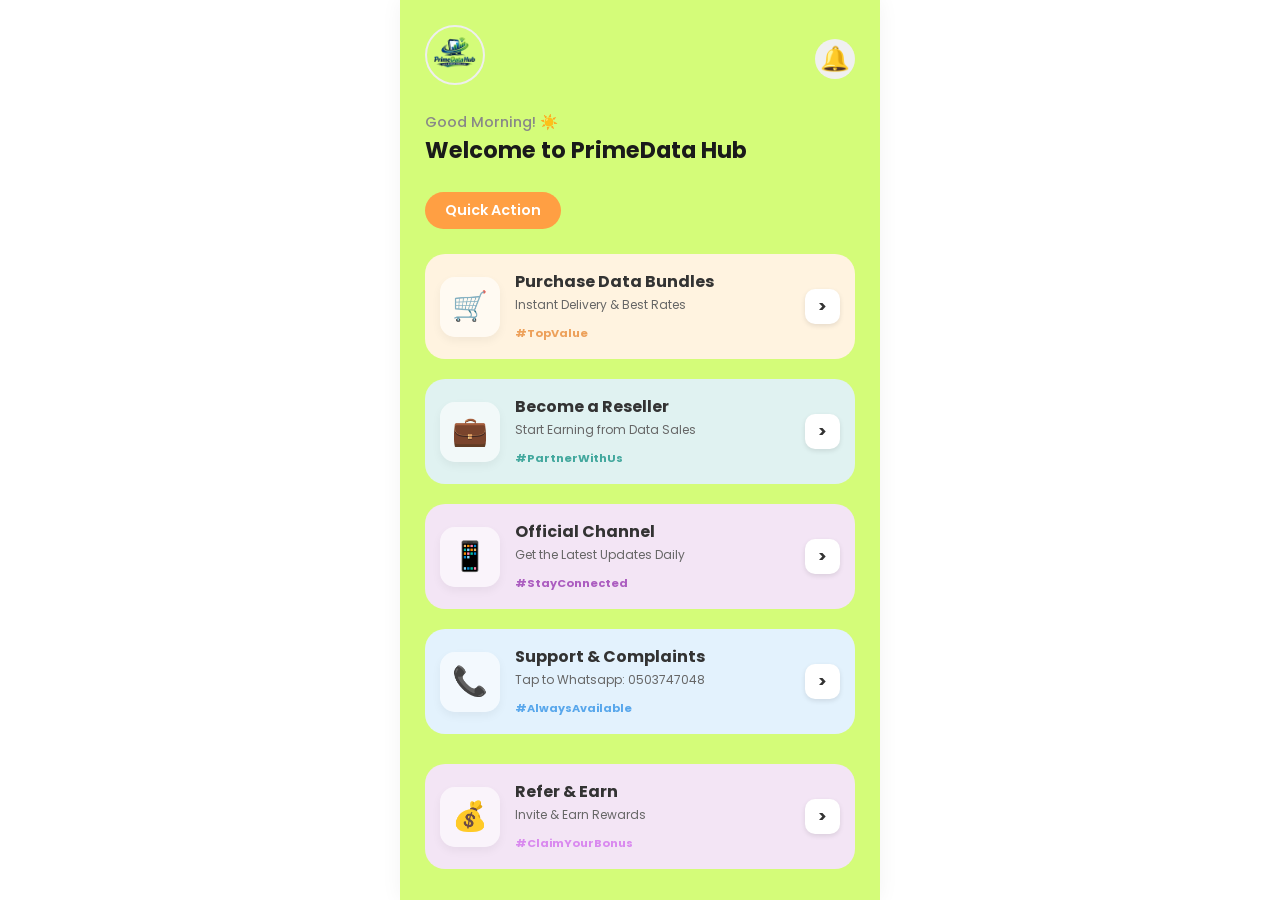
<file: index.html>
<!DOCTYPE html>
<html lang="en">

<head>
    <meta charset="UTF-8">
    <meta name="viewport" content="width=device-width, initial-scale=1.0">
    <title>PrimeData Hub</title>
    <link href="https://fonts.googleapis.com/css2?family=Poppins:wght@400;500;600;700&display=swap" rel="stylesheet">
    <link rel="stylesheet" href="style.css">
</head>

<body>

    <div class="mobile-container">
        <header>
            <div class="header-top">
                <div class="logo-section">
                    <img src="img.png" alt="PrimeData Logo" class="round-logo">
                </div>
                <div class="notification-icon">🔔</div>
            </div>

            <div class="header-text">
                <p id="greeting-text">Hello,</p>
                <h1>Welcome to PrimeData Hub</h1>
            </div>
        </header>

        <div class="section-tabs">
            <span class="active-tab">Quick Action</span>
        </div>

        <div class="card-list">
            <a href="https://klikgain.com/store/store-1767896615488-cin3x7xih" class="card card-orange" target="_blank">
                <div class="card-image-box">🛒</div>
                <div class="card-details">
                    <h3>Purchase Data Bundles</h3>
                    <p>Instant Delivery & Best Rates</p>
                    <span class="tag">#TopValue</span>
                </div>
                <div class="card-arrow">&gt;</div>
            </a>

            <a href="reseller.html" class="card card-green">
                <div class="card-image-box">💼</div>
                <div class="card-details">
                    <h3> Become a Reseller </h3>
                    <p>Start Earning from Data Sales</p>
                    <span class="tag">#PartnerWithUs</span>
                </div>
                <div class="card-arrow">&gt;</div>
            </a>

            <a href="https://whatsapp.com/channel/0029Vb7GkRNAe5Vqr6M8uT41" class="card card-purple" target="_blank">
                <div class="card-image-box">📱</div>
                <div class="card-details">
                    <h3>Official Channel</h3>
                    <p>Get the Latest Updates Daily</p>
                    <span class="tag">#StayConnected</span>
                </div>
                <div class="card-arrow">&gt;</div>
            </a>

            <a href="https://wa.me/233503747048" class="card card-blue">
                <div class="card-image-box">📞</div>
                <div class="card-details">
                    <h3>Support & Complaints</h3>
                    <p>Tap to Whatsapp: 0503747048</p>
                    <span class="tag">#AlwaysAvailable</span>
                </div>
                <div class="card-arrow">&gt;</div>
            </a>
        </div>
        <a href="refer.html" class="card card-yellow">
            <div class="card-image-box">💰</div>
            <div class="card-details">
                <h3>Refer & Earn</h3>
                <p>Invite & Earn Rewards </p>
                <span class="tag">#ClaimYourBonus</span>
            </div>
            <div class="card-arrow">&gt;</div>
        </a>
    </div>


    <script src="script.js"></script>
</body>

</html>
</file>
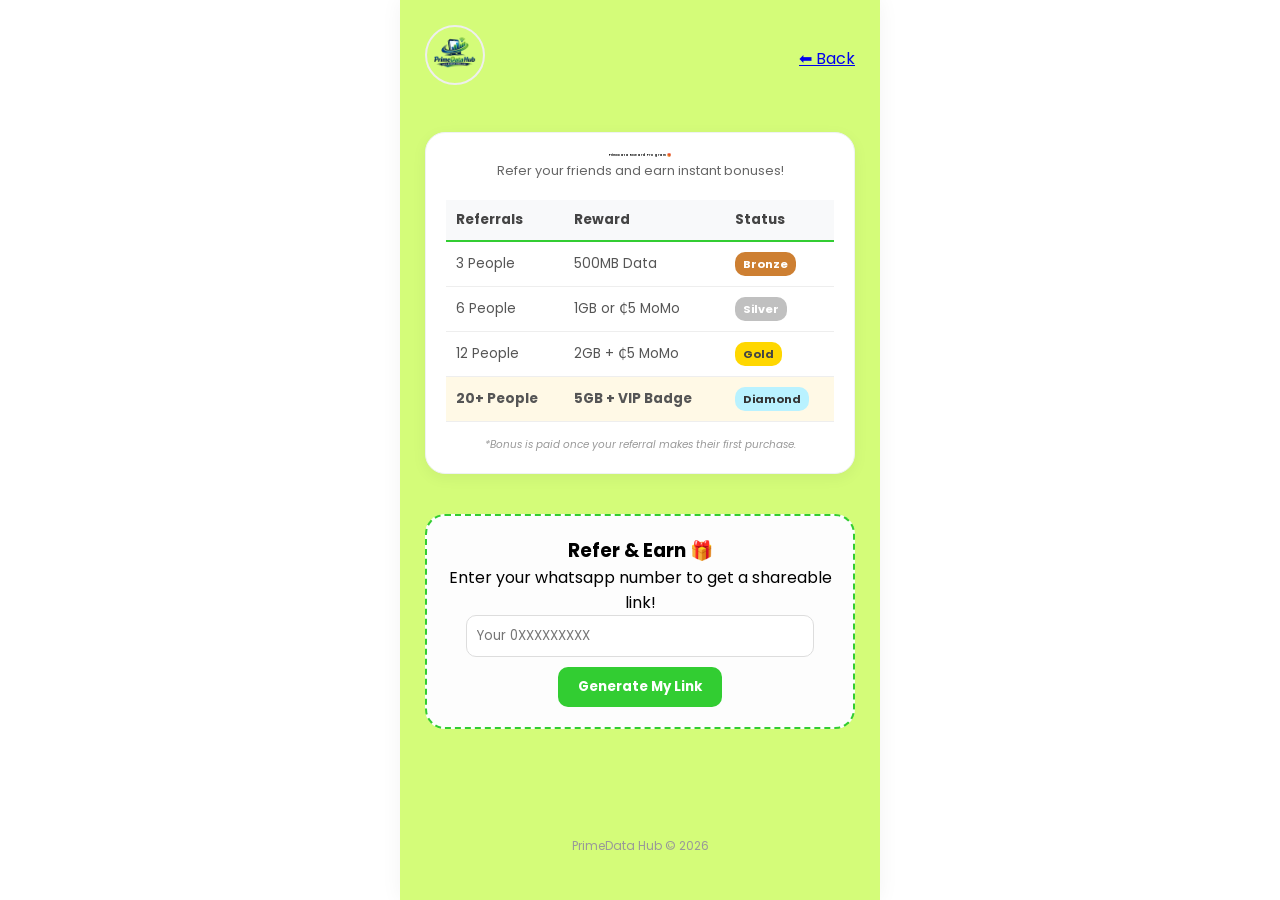
<file: refer.html>
<!DOCTYPE html>
<html lang="en">

<head>
    <meta charset="UTF-8">
    <meta name="viewport" content="width=device-width, initial-scale=1.0">
    <title>Refer & Earn | PrimeData Hub</title>
    <link href="https://fonts.googleapis.com/css2?family=Poppins:wght@400;500;600;700&display=swap" rel="stylesheet">
    <link rel="stylesheet" href="style.css">
</head>

<body>

    <div class="mobile-container">
        <header>
            <div class="header-top">
                <div class="logo-section">
                    <img src="img.png" alt="Logo" class="round-logo">
                </div>
                <a href="index.html" class="back-link"> ⬅ Back</a>

            </div>
        </header>

        <div class="rewards-container">
            <h2 class="rewards-title">PrimeData Reward Program 🎁</h2>
            <p class="rewards-subtitle">Refer your friends and earn instant bonuses!</p>

            <table class="rewards-table">
                <thead>
                    <tr>
                        <th>Referrals</th>
                        <th>Reward</th>
                        <th>Status</th>
                    </tr>
                </thead>
                <tbody>
                    <tr>
                        <td>3 People</td>
                        <td>500MB Data</td>
                        <td><span class="badge bronze">Bronze</span></td>
                    </tr>
                    <tr>
                        <td>6 People</td>
                        <td>1GB or ₵5 MoMo</td>
                        <td><span class="badge silver">Silver</span></td>
                    </tr>
                    <tr>
                        <td>12 People</td>
                        <td>2GB + ₵5 MoMo</td>
                        <td><span class="badge gold">Gold</span></td>
                    </tr>
                    <tr class="vip-row">
                        <td>20+ People</td>
                        <td>5GB + VIP Badge</td>
                        <td><span class="badge diamond">Diamond</span></td>
                    </tr>
                </tbody>
            </table>
            <p class="terms-text">*Bonus is paid once your referral makes their first purchase.</p>
        </div>
        <div class="referral-section">
            <h3>Refer & Earn 🎁</h3>
            <p>Enter your whatsapp number to get a shareable link!</p>
            <input type="text" id="referrer-name" placeholder="Your 0XXXXXXXXX">
            <button onclick="generateReferral()">Generate My Link</button>

            <div id="referral-result" style="display:none; margin-top:15px;">
                <p style="font-size: 0.8rem; color: #555;">Copy and share this link:</p>
                <input type="text" id="referral-link" readonly style="width:70%; font-size:0.7rem;">
                <button onclick="copyLink()" style="width:25%; padding:5px;">Copy</button>
                <p><a id="whatsapp-share" href="#" target="_blank" class="share-btn">Share on WhatsApp ✅</a></p>
            </div>
        </div>
        <footer>
            <p>PrimeData Hub &copy; 2026</p>
        </footer>
    </div>

    <script src="script.js"></script>
</body>

</html>
</file>
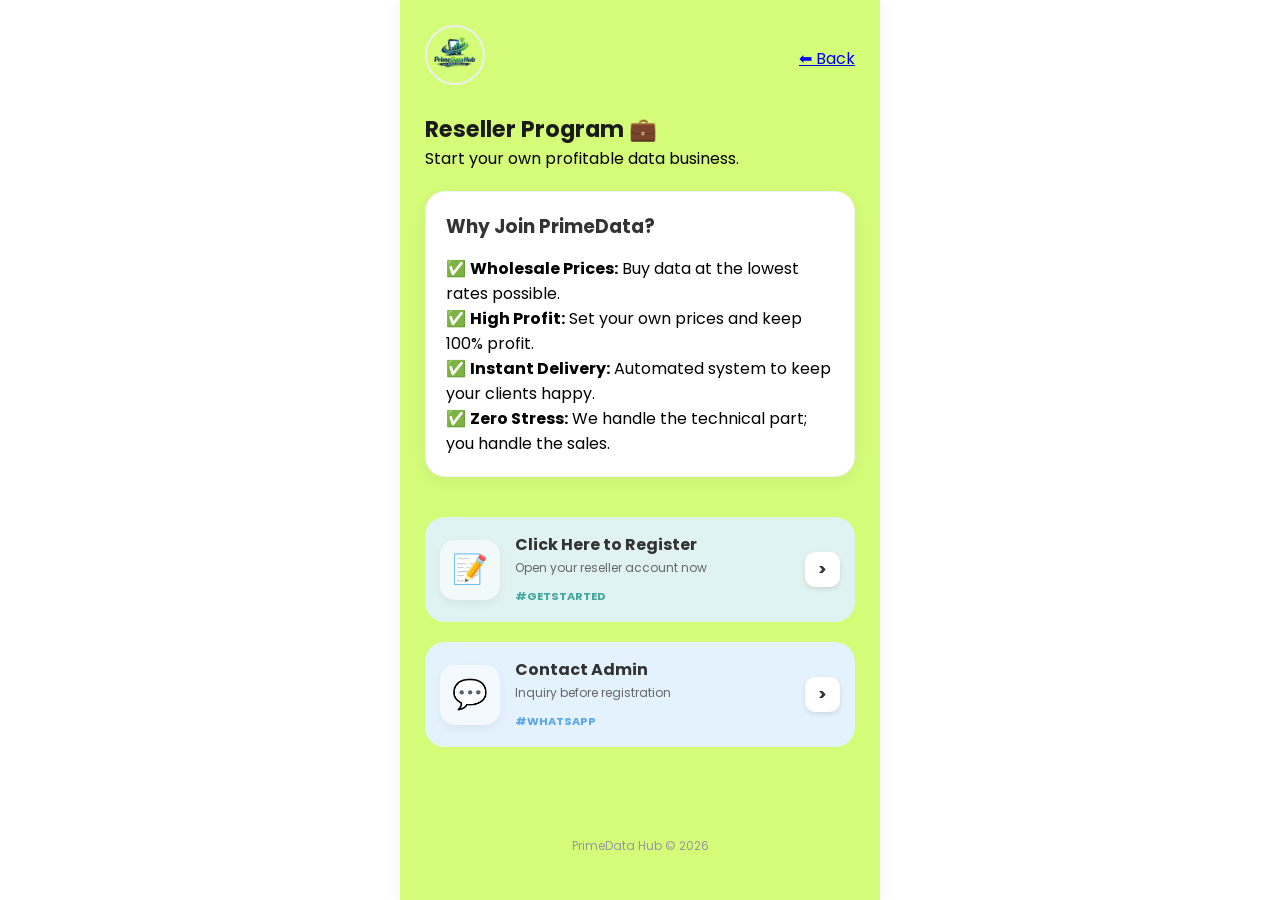
<file: reseller.html>
<!DOCTYPE html>
<html lang="en">

<head>
    <meta charset="UTF-8">
    <meta name="viewport" content="width=device-width, initial-scale=1.0">
    <title>Reseller Program | PrimeData Hub</title>
    <link href="https://fonts.googleapis.com/css2?family=Poppins:wght@400;500;600;700&display=swap" rel="stylesheet">
    <link rel="stylesheet" href="style.css">
</head>

<body>

    <div class="mobile-container">
        <header>
            <div class="header-top">
                <div class="logo-section">
                    <img src="img.png" alt="Logo" class="round-logo">
                </div>
                <a href="index.html" class="back-link">⬅ Back</a>

            </div>

            <div class="header-text">
                <h1>Reseller Program 💼</h1>
                <p>Start your own profitable data business.</p>
            </div>
        </header>

        <div class="rewards-container">
            <h3 style="color: #333; margin-bottom: 15px;">Why Join PrimeData?</h3>
            <div class="benefit-item">✅ <b>Wholesale Prices:</b> Buy data at the lowest rates possible.</div>
            <div class="benefit-item">✅ <b>High Profit:</b> Set your own prices and keep 100% profit.</div>
            <div class="benefit-item">✅ <b>Instant Delivery:</b> Automated system to keep your clients happy.</div>
            <div class="benefit-item">✅ <b>Zero Stress:</b> We handle the technical part; you handle the sales.</div>
        </div>

        <div class="card-list" style="margin-top: 20px;">
            <a href="https://klikgain.com/store/store-1767896615488-cin3x7xih/register" class="card card-green"
                target="_blank">
                <div class="card-image-box">📝</div>
                <div class="card-details">
                    <h3>Click Here to Register</h3>
                    <p>Open your reseller account now</p>
                    <span class="tag">#GETSTARTED</span>
                </div>
                <div class="card-arrow">></div>
            </a>

            <a href="https://wa.me/233503747048?text=Hi%20Admin,%20I%20want%20to%20inquire%20about%20the%20Reseller%20Program"
                class="card card-blue" target="_blank">
                <div class="card-image-box">💬</div>
                <div class="card-details">
                    <h3>Contact Admin</h3>
                    <p>Inquiry before registration</p>
                    <span class="tag">#WHATSAPP</span>
                </div>
                <div class="card-arrow">></div>
            </a>
        </div>

        <footer>
            <p>PrimeData Hub &copy; 2026</p>
        </footer>
    </div>

</body>

</html>
</file>
<file: style.css>
/* General Setup */
* {
    margin: 0;
    padding: 0;
    box-sizing: border-box;
    font-family: 'Poppins', sans-serif;
    /* Modern App Font */
}

body {
    background-color: #ffffff;
    display: flex;
    justify-content: center;
    min-height: 100vh;
}

/* Container simulating a mobile screen */
.mobile-container {
    width: 100%;
    max-width: 480px;
    /* Limits width on desktop */
    background-color: #D4FC79;
    padding: 25px;
    box-shadow: 0 0 20px rgba(0, 0, 0, 0.05);
    min-height: 100vh;
    display: flex;
    flex-direction: column;
}

/* Header Styling */
.header-top {
    display: flex;
    justify-content: space-between;
    align-items: center;
    margin-bottom: 20px;
}

.round-logo {
    width: 60px;
    height: 60px;
    border-radius: 50%;
    object-fit: cover;
    border: 2px solid #eee;
}

.notification-icon {
    font-size: 1.5rem;
    background: #f0f0f0;
    width: 40px;
    height: 40px;
    border-radius: 50%;
    display: flex;
    align-items: center;
    justify-content: center;
    cursor: pointer;
}

.header-text #greeting-text {
    font-size: 0.9rem;
    color: #888;
    font-weight: 500;
}

.header-text h1 {
    font-size: 1.4rem;
    color: #1a1a1a;
    font-weight: 700;
}

/* Tabs (Visual Only) */
.section-tabs {
    display: flex;
    gap: 20px;
    margin: 25px 0;
}

.active-tab {
    background-color: #FF9F43;
    /* Orange from image */
    color: white;
    padding: 8px 20px;
    border-radius: 20px;
    font-size: 0.9rem;
    font-weight: 600;
}

.inactive-tab {
    color: #aaa;
    padding: 8px 10px;
    font-size: 0.9rem;
    font-weight: 500;
}

/* Card List */
.card-list {
    display: flex;
    flex-direction: column;
    gap: 20px;
}

/* General Card Styling */
.card {
    display: flex;
    align-items: center;
    padding: 15px;
    border-radius: 20px;
    /* Large rounded corners */
    text-decoration: none;
    transition: transform 0.2s;
    color: inherit;
}

.card:active {
    transform: scale(0.98);
}

/* Icon Box (Left side of card) */
.card-image-box {
    width: 60px;
    height: 60px;
    border-radius: 15px;
    background-color: rgba(255, 255, 255, 0.6);
    display: flex;
    align-items: center;
    justify-content: center;
    font-size: 1.8rem;
    margin-right: 15px;
    box-shadow: 0 4px 10px rgba(0, 0, 0, 0.05);
}

/* Text Content */
.card-details {
    flex: 1;
}

.card-details h3 {
    font-size: 1rem;
    font-weight: 700;
    margin-bottom: 2px;
    color: #333;
}

.card-details p {
    font-size: 0.75rem;
    color: #666;
    margin-bottom: 5px;
}

.tag {
    font-size: 0.7rem;
    font-weight: 700;
    opacity: 0.7;
}

/* Arrow Button (Right side) */
.card-arrow {
    background: white;
    width: 35px;
    height: 35px;
    border-radius: 10px;
    display: flex;
    align-items: center;
    justify-content: center;
    color: #333;
    font-weight: bold;
    box-shadow: 0 2px 5px rgba(0, 0, 0, 0.1);
}

/* --- Specific Card Colors (Pastel) --- */

/* Card 1: Orange/Peach */
.card-orange {
    background-color: #FFF3E0;
    /* Light Peach */
}

.card-orange .tag {
    color: #E67E22;
}

/* Card 2: Mint Green */
.card-green {
    background-color: #E0F2F1;
    /* Light Mint */
}

.card-green .tag {
    color: #00897B;
}

/* Card 3: Lavender/Purple */
.card-purple {
    background-color: #F3E5F5;
    /* Light Lavender */
}

.card-purple .tag {
    color: #8E24AA;
}

/* Card 4: Light Blue */
.card-blue {
    background-color: #E3F2FD;
    /* Light Blue */
}

.card-blue .tag {
    color: #1E88E5;
}

.card-yellow {
    background-color: #F3E5F5;
    /* Light Lavender */
}

.card-yellow .tag {
    color: #cf63ed;
}


/* Bottom Navigation */
.bottom-nav {
    margin-top: auto;
    padding-top: 20px;
    display: flex;
    justify-content: space-around;
    border-top: 1px solid #eee;
    color: #aaa;
    font-size: 1.5rem;
}

/* ... All previous CSS remains the same ... */

footer {
    margin-top: auto;
    padding: 20px 0;
    text-align: center;
}

footer p {
    font-size: 0.75rem;
    color: #999;
    line-height: 1.5;
}


.card-list {
    margin-bottom: 30px;
}

.referral-section {
    background: #fdfdfd;
    border: 2px dashed #32CD32;
    padding: 20px;
    border-radius: 20px;
    margin: 20px 0;
    text-align: center;
}

.referral-section input {
    padding: 10px;
    border-radius: 10px;
    border: 1px solid #ddd;
    width: 90%;
    margin-bottom: 10px;
}

.referral-section button {
    background: #32CD32;
    color: white;
    border: none;
    padding: 10px 20px;
    border-radius: 10px;
    font-weight: bold;
    cursor: pointer;
}

.share-btn {
    display: inline-block;
    margin-top: 10px;
    color: #25D366;
    text-decoration: none;
    font-weight: bold;
}

.rewards-container {
    background: #ffffff;
    padding: 20px;
    border-radius: 20px;
    margin: 20px 0;
    box-shadow: 0 4px 15px rgba(0, 0, 0, 0.05);
    border: 1px solid #eef2f3;
}

.rewards-title {
    font-size: 0.2rem;
    color: #222;
    text-align: center;
    margin-bottom: 5px;
}

.rewards-subtitle {
    font-size: 0.8rem;
    color: #666;
    text-align: center;
    margin-bottom: 20px;
}

.rewards-table {
    width: 100%;
    border-collapse: collapse;
    font-size: 0.85rem;
}

.rewards-table th {
    text-align: left;
    padding: 10px;
    background: #f8f9fa;
    color: #444;
    border-bottom: 2px solid #32CD32;
    /* Your Lemon Green color */
}

.rewards-table td {
    padding: 12px 10px;
    border-bottom: 1px solid #eee;
    color: #555;
}

/* VIP Highlight */
.vip-row {
    background-color: #fff9e6;
    font-weight: bold;
}

/* Badges */
.badge {
    padding: 4px 8px;
    border-radius: 10px;
    font-size: 0.7rem;
    font-weight: bold;
    color: white;
}

.bronze {
    background: #cd7f32;
}

.silver {
    background: #c0c0c0;
}

.gold {
    background: #ffd700;
    color: #444;
}

.diamond {
    background: #b9f2ff;
    color: #333;
}

.terms-text {
    font-size: 0.65rem;
    color: #999;
    margin-top: 15px;
    text-align: center;
    font-style: italic;
}
</file>
